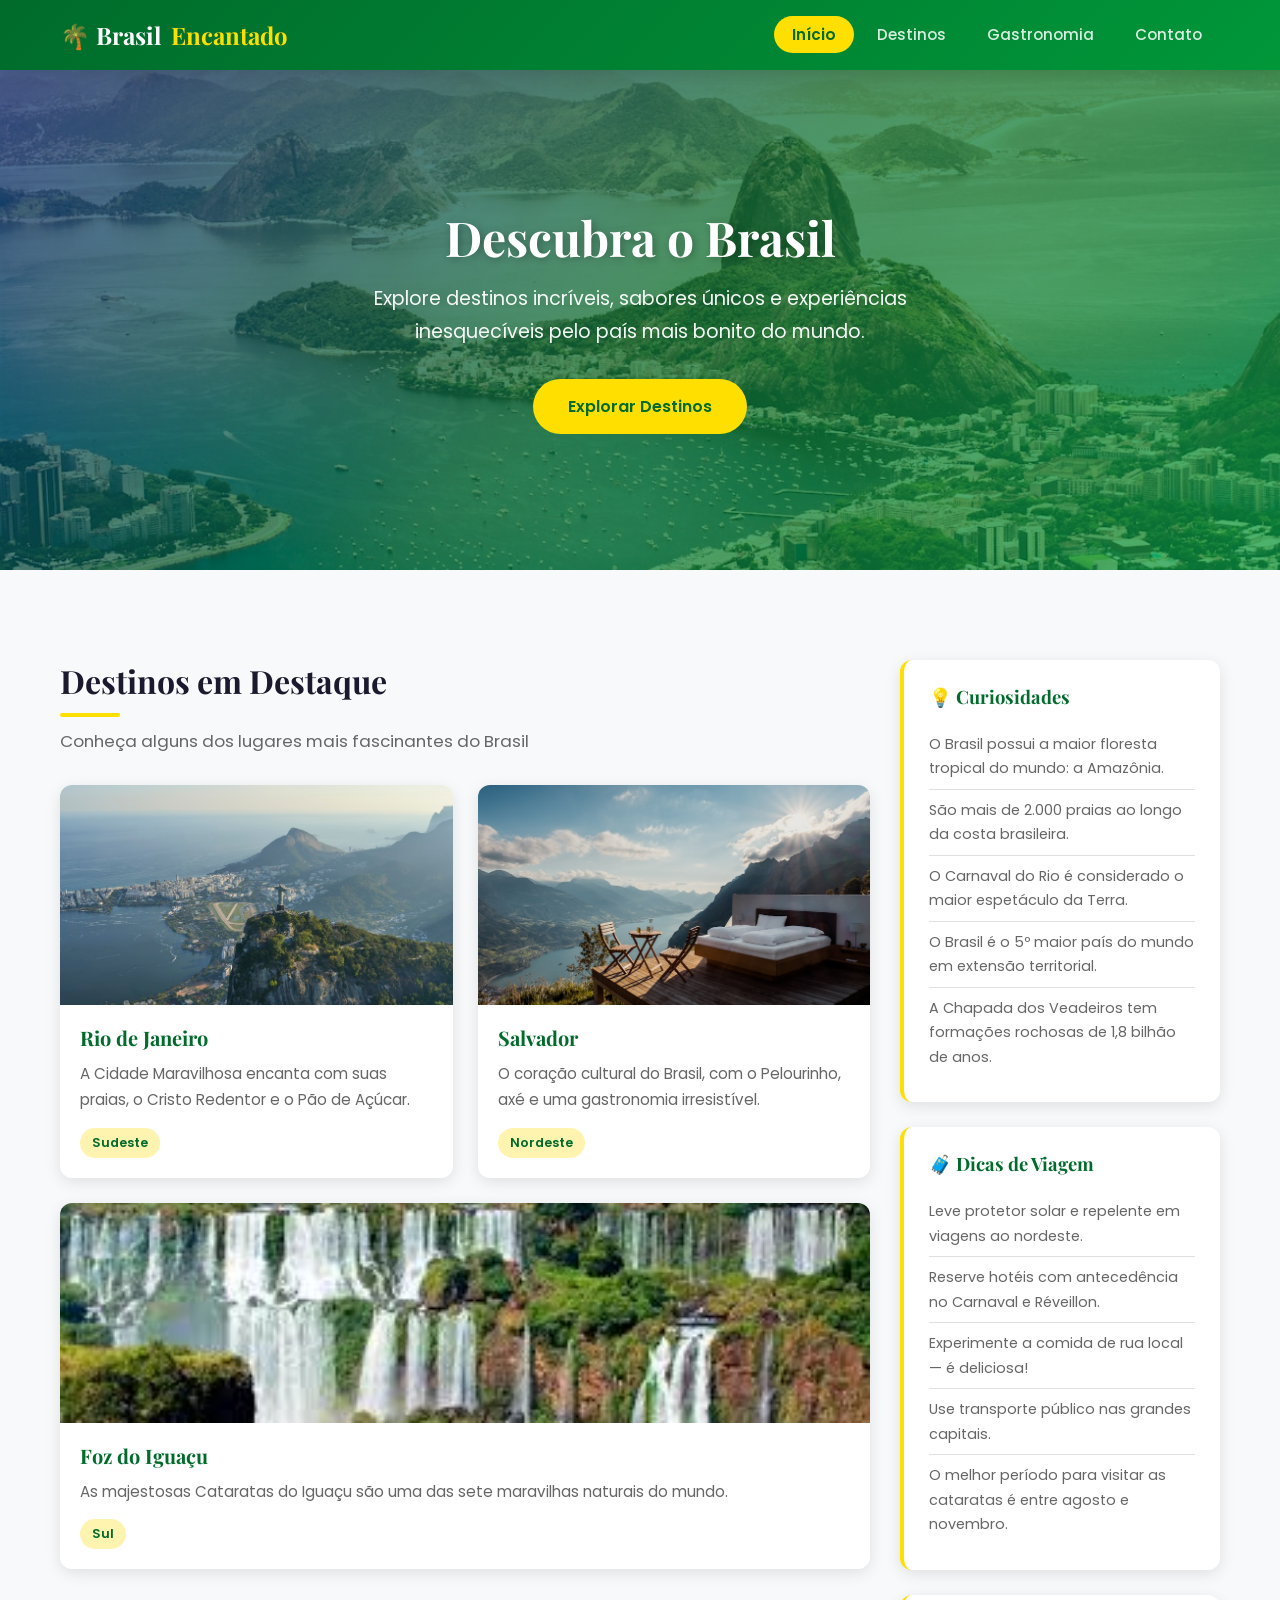
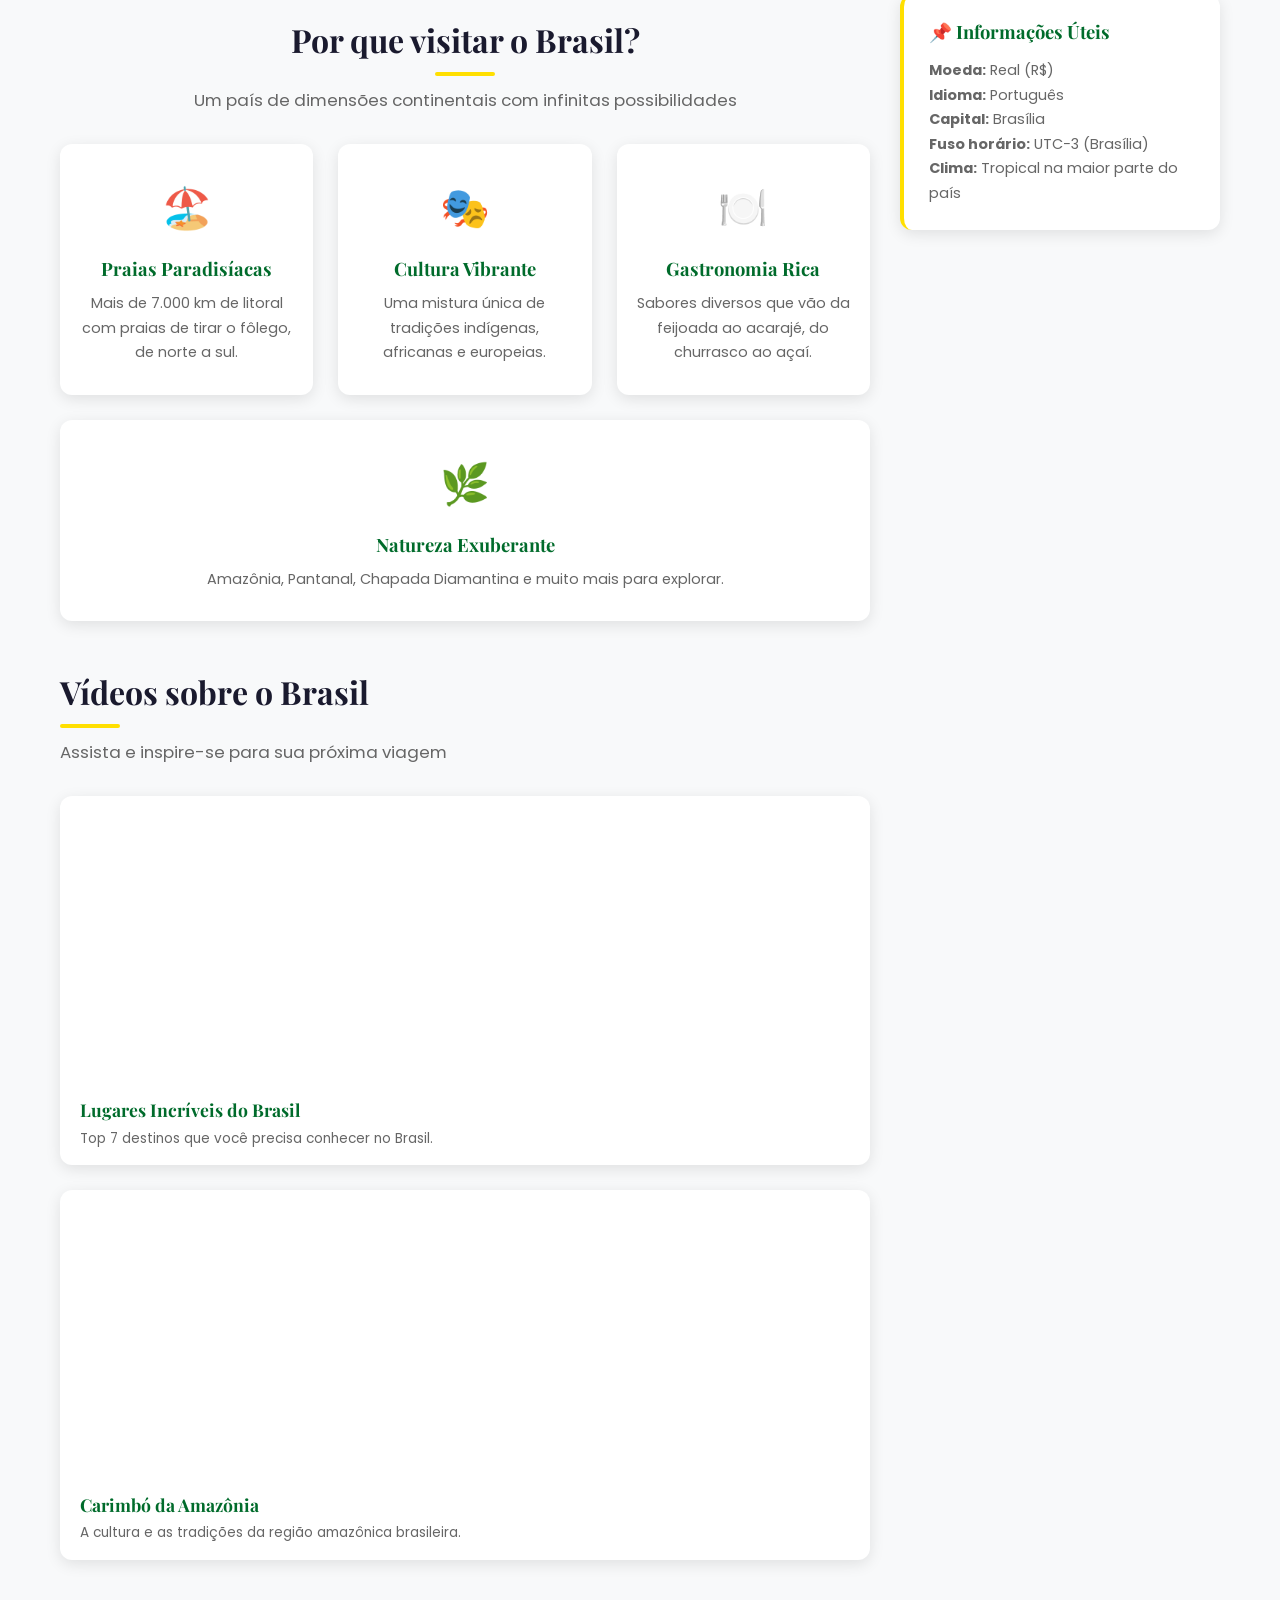
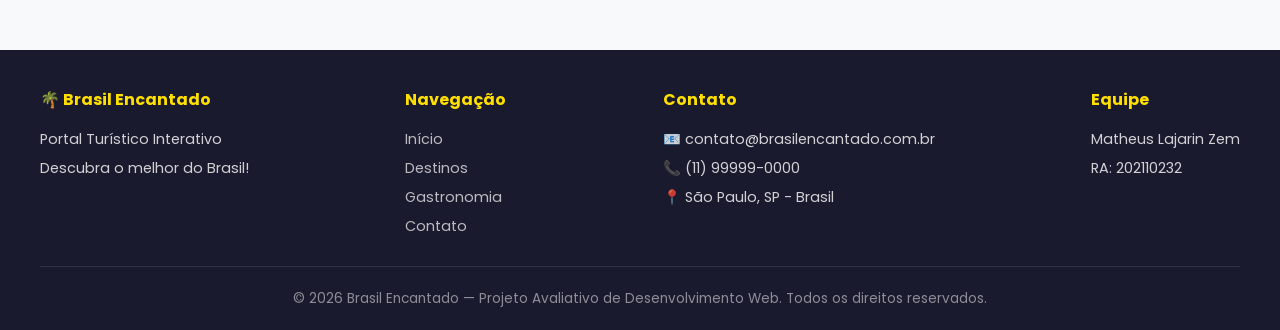
<file: index.html>
<!DOCTYPE html>
<html lang="pt-BR">
<head>
    <meta charset="UTF-8">
    <meta name="viewport" content="width=device-width, initial-scale=1.0">
    <title>Brasil Encantado - Descubra o Brasil</title>
    <link rel="stylesheet" href="css/style.css">
</head>
<body>

    <!-- Header -->
    <header class="site-header">
        <div class="header-container">
            <a href="index.html" class="logo">🌴 Brasil <span>Encantado</span></a>
            <nav class="main-nav">
                <ul>
                    <li><a href="index.html" class="active">Início</a></li>
                    <li><a href="destinos.html">Destinos</a></li>
                    <li><a href="gastronomia.html">Gastronomia</a></li>
                    <li><a href="contato.html">Contato</a></li>
                </ul>
            </nav>
        </div>
    </header>

    <!-- Hero Section -->
    <section class="hero">
        <div class="hero-content">
            <h1>Descubra o Brasil</h1>
            <p>Explore destinos incríveis, sabores únicos e experiências inesquecíveis pelo país mais bonito do mundo.</p>
            <a href="destinos.html" class="btn btn-primary">Explorar Destinos</a>
        </div>
    </section>

    <!-- Main Content -->
    <main class="main-content">
        <div class="content-wrapper">
            <div class="content-area">

                <!-- Destaques -->
                <section class="fade-in">
                    <h2 class="section-title">Destinos em Destaque</h2>
                    <p class="section-subtitle">Conheça alguns dos lugares mais fascinantes do Brasil</p>

                    <div class="cards-grid">
                        <div class="card">
                            <div class="card-img-wrapper">
                                <img src="img/rio-de-janeiro.jpg" alt="Vista aérea do Cristo Redentor e da Baía de Guanabara no Rio de Janeiro" class="card-img">
                            </div>
                            <div class="card-body">
                                <h3>Rio de Janeiro</h3>
                                <p>A Cidade Maravilhosa encanta com suas praias, o Cristo Redentor e o Pão de Açúcar.</p>
                                <span class="card-tag">Sudeste</span>
                            </div>
                        </div>

                        <div class="card">
                            <div class="card-img-wrapper">
                                <img src="img/salvador.jpg" alt="Casas coloridas do Pelourinho em Salvador, Bahia" class="card-img">
                            </div>
                            <div class="card-body">
                                <h3>Salvador</h3>
                                <p>O coração cultural do Brasil, com o Pelourinho, axé e uma gastronomia irresistível.</p>
                                <span class="card-tag">Nordeste</span>
                            </div>
                        </div>

                        <div class="card">
                            <div class="card-img-wrapper">
                                <img src="img/foz-iguacu.jpg" alt="Cataratas do Iguaçu com arco-íris em Foz do Iguaçu" class="card-img">
                            </div>
                            <div class="card-body">
                                <h3>Foz do Iguaçu</h3>
                                <p>As majestosas Cataratas do Iguaçu são uma das sete maravilhas naturais do mundo.</p>
                                <span class="card-tag">Sul</span>
                            </div>
                        </div>
                    </div>
                </section>

                <!-- Por que visitar -->
                <section class="fade-in">
                    <h2 class="section-title center">Por que visitar o Brasil?</h2>
                    <p class="section-subtitle center">Um país de dimensões continentais com infinitas possibilidades</p>

                    <div class="features-grid">
                        <div class="feature-item">
                            <div class="feature-icon">🏖️</div>
                            <h3>Praias Paradisíacas</h3>
                            <p>Mais de 7.000 km de litoral com praias de tirar o fôlego, de norte a sul.</p>
                        </div>
                        <div class="feature-item">
                            <div class="feature-icon">🎭</div>
                            <h3>Cultura Vibrante</h3>
                            <p>Uma mistura única de tradições indígenas, africanas e europeias.</p>
                        </div>
                        <div class="feature-item">
                            <div class="feature-icon">🍽️</div>
                            <h3>Gastronomia Rica</h3>
                            <p>Sabores diversos que vão da feijoada ao acarajé, do churrasco ao açaí.</p>
                        </div>
                        <div class="feature-item">
                            <div class="feature-icon">🌿</div>
                            <h3>Natureza Exuberante</h3>
                            <p>Amazônia, Pantanal, Chapada Diamantina e muito mais para explorar.</p>
                        </div>
                    </div>
                </section>

                <!-- Vídeos -->
                <section class="fade-in">
                    <h2 class="section-title">Vídeos sobre o Brasil</h2>
                    <p class="section-subtitle">Assista e inspire-se para sua próxima viagem</p>

                    <div class="video-grid">
                        <div class="video-container">
                            <iframe src="https://www.youtube.com/embed/2I8J3J6qWjM" title="Top 7 Lugares Incríveis do Brasil que Você Precisa Conhecer" allowfullscreen></iframe>
                            <div class="video-caption">
                                <h3>Lugares Incríveis do Brasil</h3>
                                <p>Top 7 destinos que você precisa conhecer no Brasil.</p>
                            </div>
                        </div>
                        <div class="video-container">
                            <iframe src="https://www.youtube.com/embed/mf8tJ0tU2PM" title="Carimbó da Amazônia - Visit Brasil" allowfullscreen></iframe>
                            <div class="video-caption">
                                <h3>Carimbó da Amazônia</h3>
                                <p>A cultura e as tradições da região amazônica brasileira.</p>
                            </div>
                        </div>
                    </div>
                </section>

            </div>

            <!-- Aside / Sidebar -->
            <aside class="sidebar">
                <div class="aside-box">
                    <h3>💡 Curiosidades</h3>
                    <ul>
                        <li>O Brasil possui a maior floresta tropical do mundo: a Amazônia.</li>
                        <li>São mais de 2.000 praias ao longo da costa brasileira.</li>
                        <li>O Carnaval do Rio é considerado o maior espetáculo da Terra.</li>
                        <li>O Brasil é o 5º maior país do mundo em extensão territorial.</li>
                        <li>A Chapada dos Veadeiros tem formações rochosas de 1,8 bilhão de anos.</li>
                    </ul>
                </div>

                <div class="aside-box">
                    <h3>🧳 Dicas de Viagem</h3>
                    <ul>
                        <li>Leve protetor solar e repelente em viagens ao nordeste.</li>
                        <li>Reserve hotéis com antecedência no Carnaval e Réveillon.</li>
                        <li>Experimente a comida de rua local — é deliciosa!</li>
                        <li>Use transporte público nas grandes capitais.</li>
                        <li>O melhor período para visitar as cataratas é entre agosto e novembro.</li>
                    </ul>
                </div>

                <div class="aside-box">
                    <h3>📌 Informações Úteis</h3>
                    <p><strong>Moeda:</strong> Real (R$)</p>
                    <p><strong>Idioma:</strong> Português</p>
                    <p><strong>Capital:</strong> Brasília</p>
                    <p><strong>Fuso horário:</strong> UTC−3 (Brasília)</p>
                    <p><strong>Clima:</strong> Tropical na maior parte do país</p>
                </div>
            </aside>
        </div>
    </main>

    <!-- Footer -->
    <footer class="site-footer">
        <div class="footer-container">
            <div class="footer-section">
                <h4>🌴 Brasil Encantado</h4>
                <p>Portal Turístico Interativo</p>
                <p>Descubra o melhor do Brasil!</p>
            </div>
            <div class="footer-section">
                <h4>Navegação</h4>
                <ul>
                    <li><a href="index.html">Início</a></li>
                    <li><a href="destinos.html">Destinos</a></li>
                    <li><a href="gastronomia.html">Gastronomia</a></li>
                    <li><a href="contato.html">Contato</a></li>
                </ul>
            </div>
            <div class="footer-section">
                <h4>Contato</h4>
                <p>📧 contato@brasilencantado.com.br</p>
                <p>📞 (11) 99999-0000</p>
                <p>📍 São Paulo, SP - Brasil</p>
            </div>
            <div class="footer-section">
                <h4>Equipe</h4>
                <p>Matheus Lajarin Zem</p>
                <p>RA: 202110232</p>
            </div>
        </div>
        <div class="footer-bottom">
            <p>&copy; 2026 Brasil Encantado — Projeto Avaliativo de Desenvolvimento Web. Todos os direitos reservados.</p>
        </div>
    </footer>

</body>
</html>
</file>
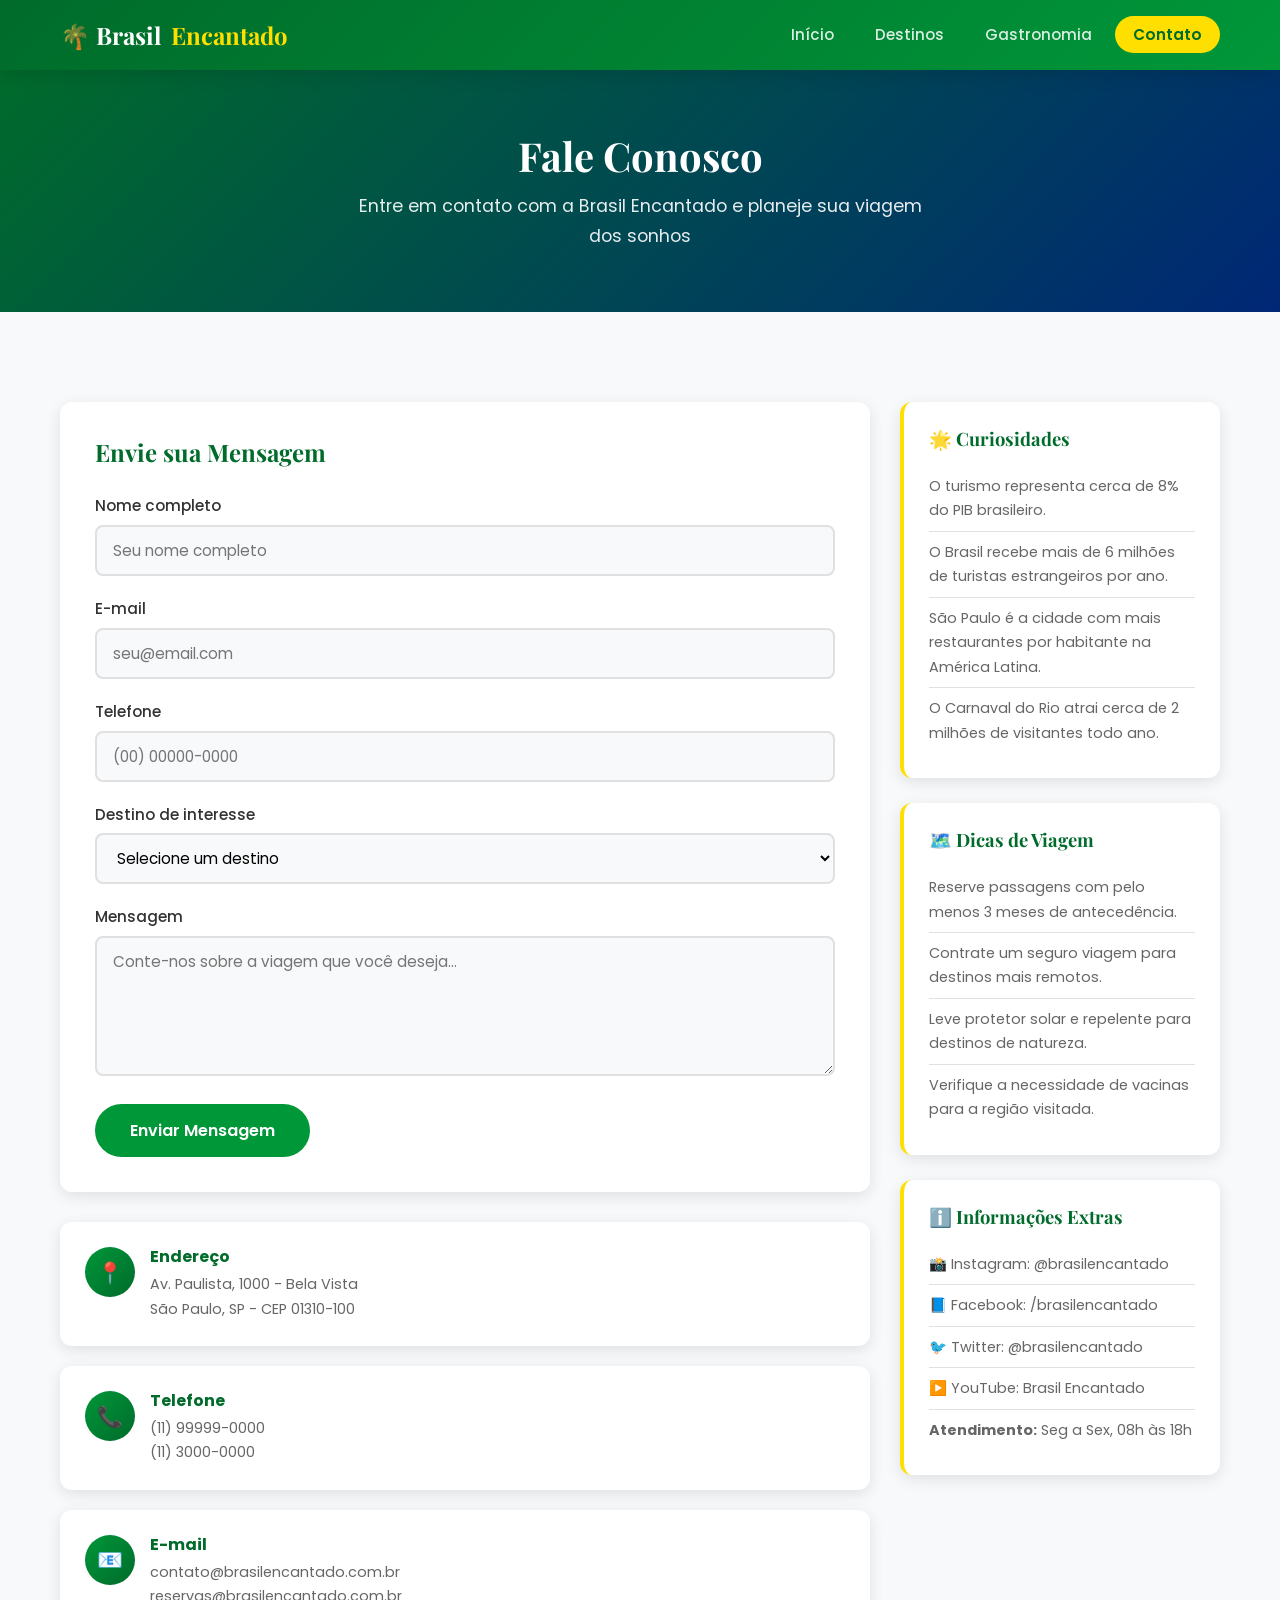
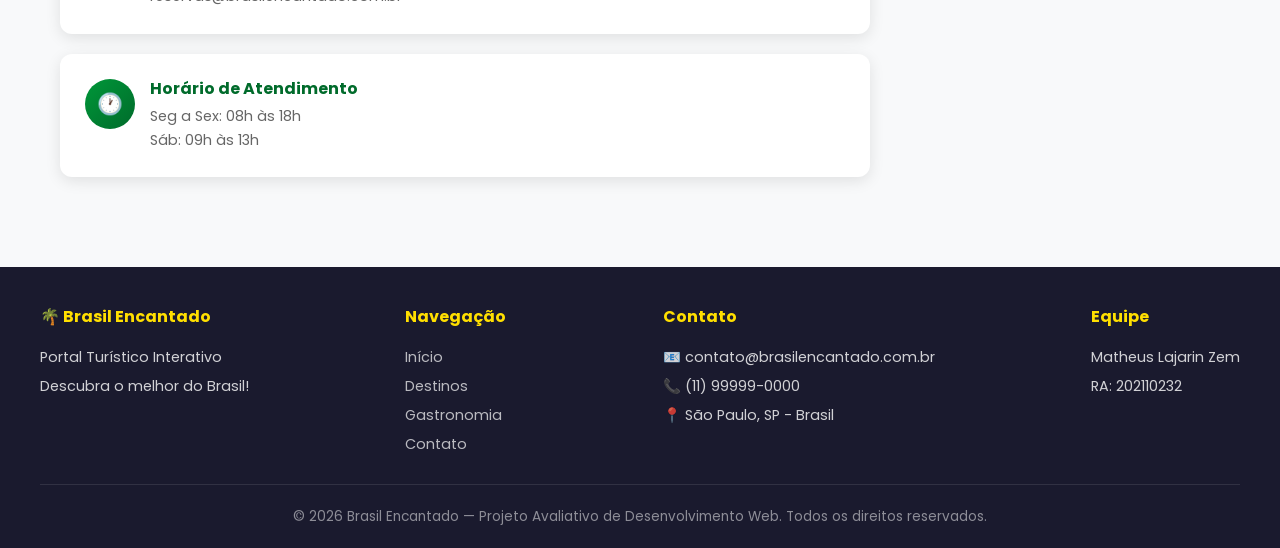
<file: contato.html>
<!DOCTYPE html>
<html lang="pt-BR">
<head>
    <meta charset="UTF-8">
    <meta name="viewport" content="width=device-width, initial-scale=1.0">
    <title>Contato - Brasil Encantado</title>
    <link rel="stylesheet" href="css/style.css">
</head>
<body>

    <!-- Header -->
    <header class="site-header">
        <div class="header-container">
            <a href="index.html" class="logo">🌴 Brasil <span>Encantado</span></a>
            <nav class="main-nav">
                <ul>
                    <li><a href="index.html">Início</a></li>
                    <li><a href="destinos.html">Destinos</a></li>
                    <li><a href="gastronomia.html">Gastronomia</a></li>
                    <li><a href="contato.html" class="active">Contato</a></li>
                </ul>
            </nav>
        </div>
    </header>

    <!-- Page Banner -->
    <section class="page-banner">
        <h1>Fale Conosco</h1>
        <p>Entre em contato com a Brasil Encantado e planeje sua viagem dos sonhos</p>
    </section>

    <!-- Main Content -->
    <main class="main-content">
        <div class="content-wrapper">
            <div class="content-area">

                <!-- Formulário de Contato -->
                <section class="fade-in">
                    <div class="contact-section">
                        <div class="contact-form">
                            <h2>Envie sua Mensagem</h2>
                            <form action="#" method="post">
                                <div class="form-group">
                                    <label for="nome">Nome completo</label>
                                    <input type="text" id="nome" name="nome" placeholder="Seu nome completo" required>
                                </div>
                                <div class="form-group">
                                    <label for="email">E-mail</label>
                                    <input type="email" id="email" name="email" placeholder="seu@email.com" required>
                                </div>
                                <div class="form-group">
                                    <label for="telefone">Telefone</label>
                                    <input type="tel" id="telefone" name="telefone" placeholder="(00) 00000-0000">
                                </div>
                                <div class="form-group">
                                    <label for="destino">Destino de interesse</label>
                                    <select id="destino" name="destino">
                                        <option value="">Selecione um destino</option>
                                        <option value="rio">Rio de Janeiro</option>
                                        <option value="salvador">Salvador</option>
                                        <option value="foz">Foz do Iguaçu</option>
                                        <option value="noronha">Fernando de Noronha</option>
                                        <option value="pantanal">Pantanal</option>
                                        <option value="lencois">Lençóis Maranhenses</option>
                                        <option value="outro">Outro</option>
                                    </select>
                                </div>
                                <div class="form-group">
                                    <label for="mensagem">Mensagem</label>
                                    <textarea id="mensagem" name="mensagem" placeholder="Conte-nos sobre a viagem que você deseja..." required></textarea>
                                </div>
                                <button type="submit" class="btn btn-secondary">Enviar Mensagem</button>
                            </form>
                            <script>
                                document.querySelector('form').addEventListener('submit', function(e) {
                                    e.preventDefault();
                                    showToast('Mensagem enviada com sucesso! Em breve entraremos em contato.');
                                    this.reset();
                                });

                                function showToast(msg) {
                                    var toast = document.createElement('div');
                                    toast.className = 'toast';
                                    toast.innerHTML =
                                        '<span class="toast-icon">✅</span>' +
                                        '<span>' + msg + '</span>' +
                                        '<button class="toast-close" onclick="dismissToast(this.parentElement)">✕</button>';
                                    document.body.appendChild(toast);
                                    setTimeout(function() { dismissToast(toast); }, 5000);
                                }

                                function dismissToast(toast) {
                                    if (!toast) return;
                                    toast.classList.add('hide');
                                    setTimeout(function() { toast.remove(); }, 350);
                                }
                            </script>
                        </div>

                        <div class="contact-info-box">
                            <div class="info-card">
                                <div class="info-icon">📍</div>
                                <div>
                                    <h4>Endereço</h4>
                                    <p>Av. Paulista, 1000 - Bela Vista<br>São Paulo, SP - CEP 01310-100</p>
                                </div>
                            </div>
                            <div class="info-card">
                                <div class="info-icon">📞</div>
                                <div>
                                    <h4>Telefone</h4>
                                    <p>(11) 99999-0000<br>(11) 3000-0000</p>
                                </div>
                            </div>
                            <div class="info-card">
                                <div class="info-icon">📧</div>
                                <div>
                                    <h4>E-mail</h4>
                                    <p>contato@brasilencantado.com.br<br>reservas@brasilencantado.com.br</p>
                                </div>
                            </div>
                            <div class="info-card">
                                <div class="info-icon">🕐</div>
                                <div>
                                    <h4>Horário de Atendimento</h4>
                                    <p>Seg a Sex: 08h às 18h<br>Sáb: 09h às 13h</p>
                                </div>
                            </div>
                        </div>
                    </div>
                </section>

            </div>

            <!-- Aside / Sidebar -->
            <aside class="sidebar">
                <div class="aside-box">
                    <h3>🌟 Curiosidades</h3>
                    <ul>
                        <li>O turismo representa cerca de 8% do PIB brasileiro.</li>
                        <li>O Brasil recebe mais de 6 milhões de turistas estrangeiros por ano.</li>
                        <li>São Paulo é a cidade com mais restaurantes por habitante na América Latina.</li>
                        <li>O Carnaval do Rio atrai cerca de 2 milhões de visitantes todo ano.</li>
                    </ul>
                </div>

                <div class="aside-box">
                    <h3>🗺️ Dicas de Viagem</h3>
                    <ul>
                        <li>Reserve passagens com pelo menos 3 meses de antecedência.</li>
                        <li>Contrate um seguro viagem para destinos mais remotos.</li>
                        <li>Leve protetor solar e repelente para destinos de natureza.</li>
                        <li>Verifique a necessidade de vacinas para a região visitada.</li>
                    </ul>
                </div>

                <div class="aside-box">
                    <h3>ℹ️ Informações Extras</h3>
                    <ul>
                        <li>📸 Instagram: @brasilencantado</li>
                        <li>📘 Facebook: /brasilencantado</li>
                        <li>🐦 Twitter: @brasilencantado</li>
                        <li>▶️ YouTube: Brasil Encantado</li>
                        <li><strong>Atendimento:</strong> Seg a Sex, 08h às 18h</li>
                    </ul>
                </div>
            </aside>
        </div>
    </main>

    <!-- Footer -->
    <footer class="site-footer">
        <div class="footer-container">
            <div class="footer-section">
                <h4>🌴 Brasil Encantado</h4>
                <p>Portal Turístico Interativo</p>
                <p>Descubra o melhor do Brasil!</p>
            </div>
            <div class="footer-section">
                <h4>Navegação</h4>
                <ul>
                    <li><a href="index.html">Início</a></li>
                    <li><a href="destinos.html">Destinos</a></li>
                    <li><a href="gastronomia.html">Gastronomia</a></li>
                    <li><a href="contato.html">Contato</a></li>
                </ul>
            </div>
            <div class="footer-section">
                <h4>Contato</h4>
                <p>📧 contato@brasilencantado.com.br</p>
                <p>📞 (11) 99999-0000</p>
                <p>📍 São Paulo, SP - Brasil</p>
            </div>
            <div class="footer-section">
                <h4>Equipe</h4>
                <p>Matheus Lajarin Zem</p>
                <p>RA: 202110232</p>
            </div>
        </div>
        <div class="footer-bottom">
            <p>&copy; 2026 Brasil Encantado — Projeto Avaliativo de Desenvolvimento Web. Todos os direitos reservados.</p>
        </div>
    </footer>

</body>
</html>
</file>
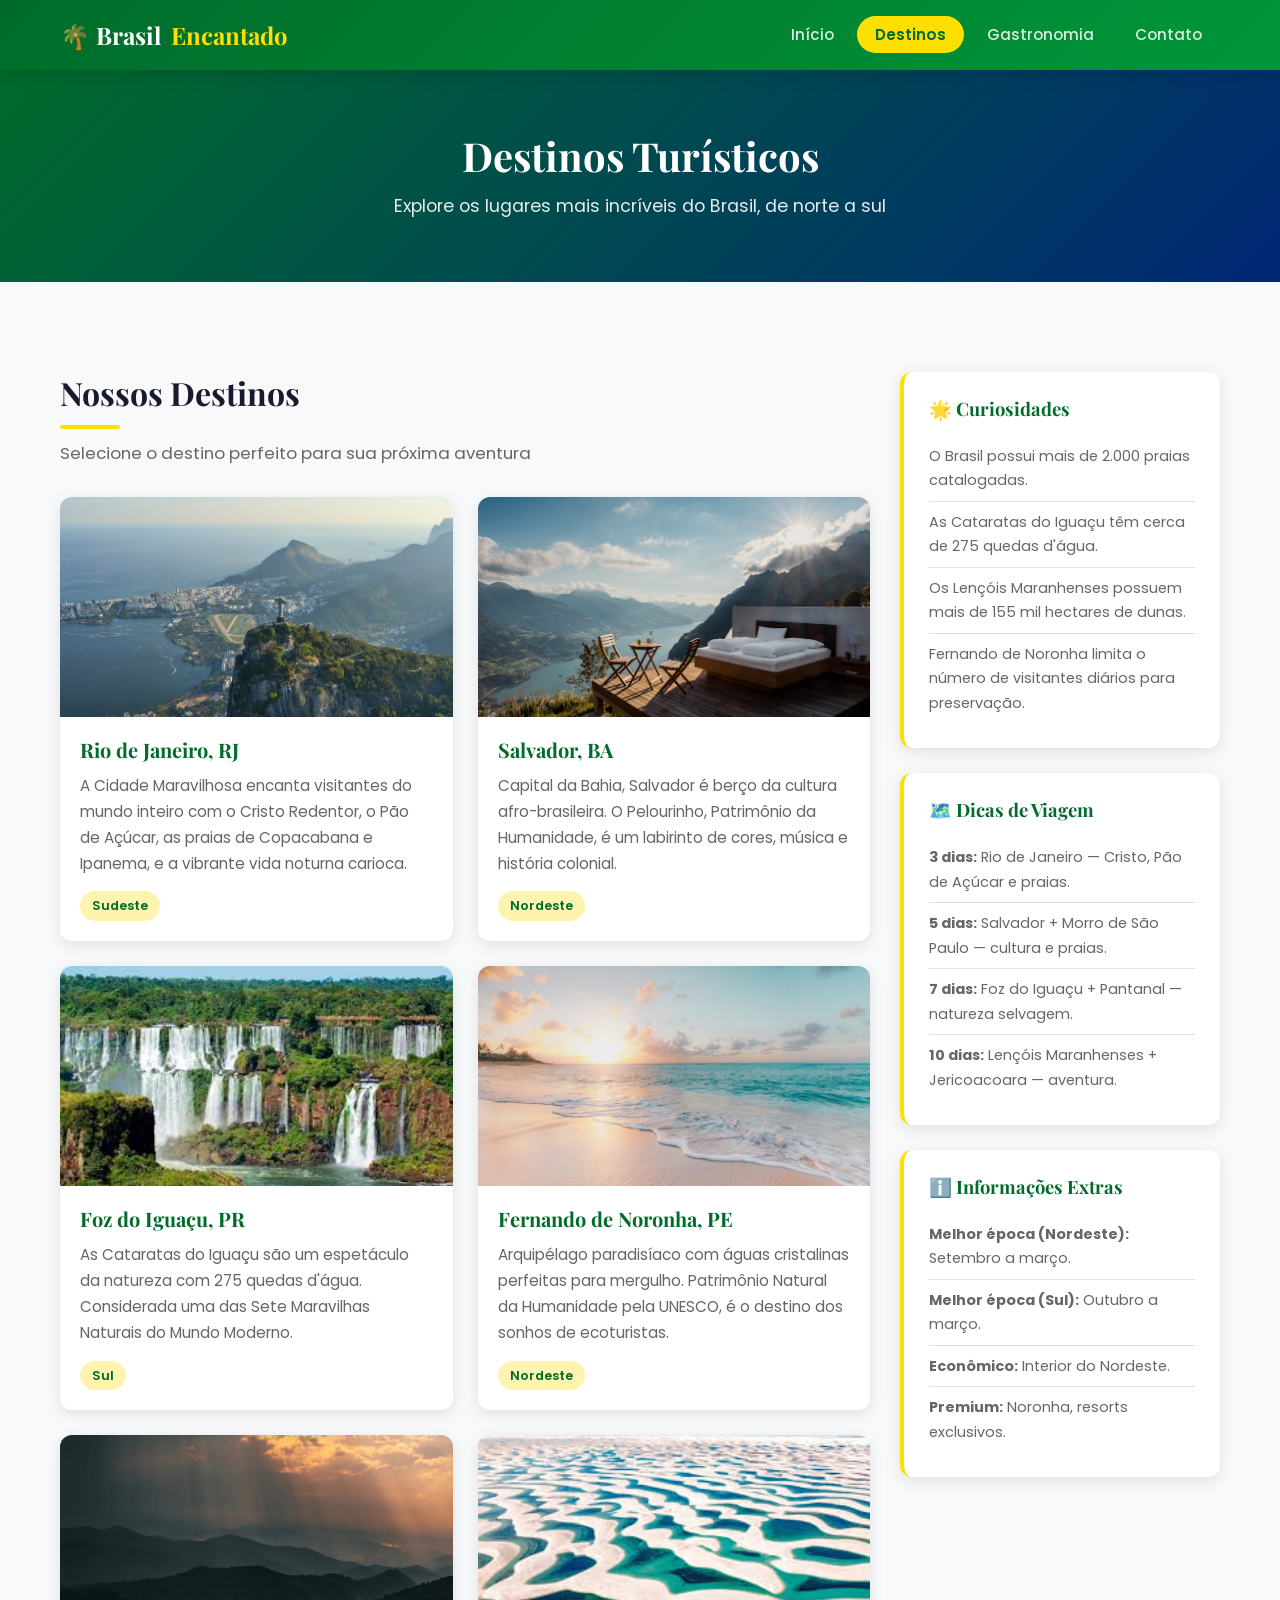
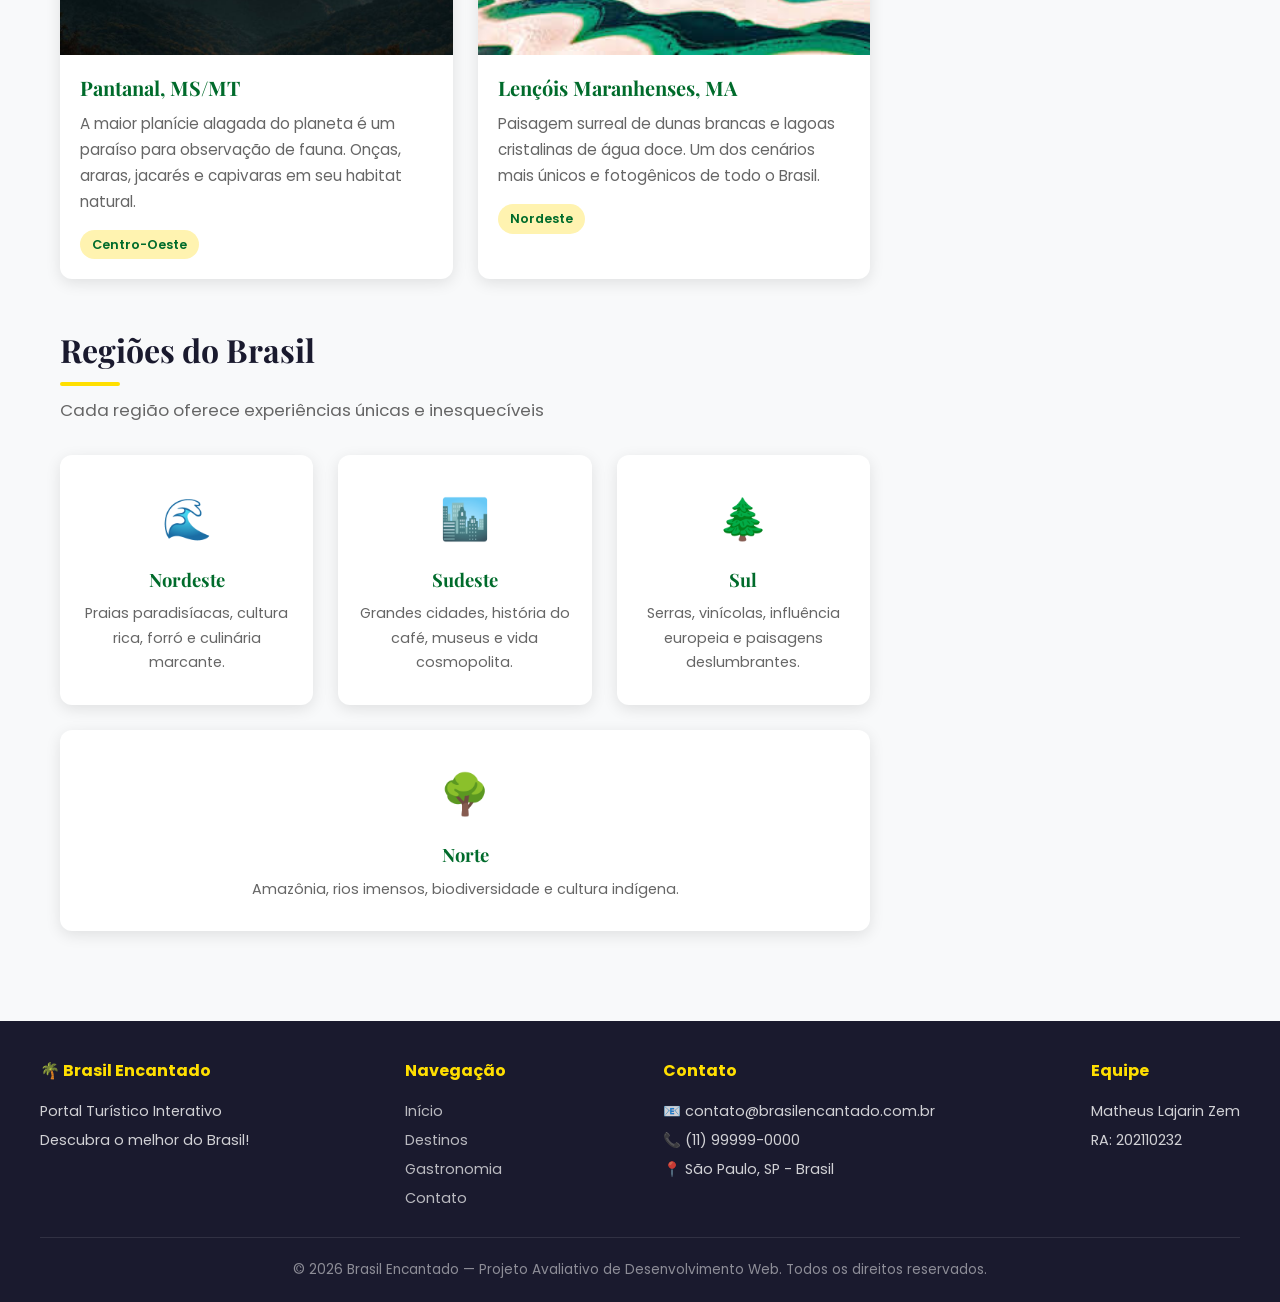
<file: destinos.html>
<!DOCTYPE html>
<html lang="pt-BR">
<head>
    <meta charset="UTF-8">
    <meta name="viewport" content="width=device-width, initial-scale=1.0">
    <title>Destinos - Brasil Encantado</title>
    <link rel="stylesheet" href="css/style.css">
</head>
<body>

    <!-- Header -->
    <header class="site-header">
        <div class="header-container">
            <a href="index.html" class="logo">🌴 Brasil <span>Encantado</span></a>
            <nav class="main-nav">
                <ul>
                    <li><a href="index.html">Início</a></li>
                    <li><a href="destinos.html" class="active">Destinos</a></li>
                    <li><a href="gastronomia.html">Gastronomia</a></li>
                    <li><a href="contato.html">Contato</a></li>
                </ul>
            </nav>
        </div>
    </header>

    <!-- Page Banner -->
    <section class="page-banner">
        <h1>Destinos Turísticos</h1>
        <p>Explore os lugares mais incríveis do Brasil, de norte a sul</p>
    </section>

    <!-- Main Content -->
    <main class="main-content">
        <div class="content-wrapper">
            <div class="content-area">

                <!-- Destinos em Cards -->
                <section class="fade-in">
                    <h2 class="section-title">Nossos Destinos</h2>
                    <p class="section-subtitle">Selecione o destino perfeito para sua próxima aventura</p>

                    <div class="cards-grid">
                        <div class="card">
                            <div class="card-img-wrapper">
                                <img src="img/rio-de-janeiro.jpg" alt="Vista panorâmica do Rio de Janeiro com o Cristo Redentor ao fundo" class="card-img">
                            </div>
                            <div class="card-body">
                                <h3>Rio de Janeiro, RJ</h3>
                                <p>A Cidade Maravilhosa encanta visitantes do mundo inteiro com o Cristo Redentor, o Pão de Açúcar, as praias de Copacabana e Ipanema, e a vibrante vida noturna carioca.</p>
                                <span class="card-tag">Sudeste</span>
                            </div>
                        </div>

                        <div class="card">
                            <div class="card-img-wrapper">
                                <img src="img/salvador.jpg" alt="Centro histórico do Pelourinho em Salvador com casarões coloridos" class="card-img">
                            </div>
                            <div class="card-body">
                                <h3>Salvador, BA</h3>
                                <p>Capital da Bahia, Salvador é berço da cultura afro-brasileira. O Pelourinho, Patrimônio da Humanidade, é um labirinto de cores, música e história colonial.</p>
                                <span class="card-tag">Nordeste</span>
                            </div>
                        </div>

                        <div class="card">
                            <div class="card-img-wrapper">
                                <img src="img/foz-iguacu.jpg" alt="Cataratas do Iguaçu vistas de cima com vegetação ao redor" class="card-img">
                            </div>
                            <div class="card-body">
                                <h3>Foz do Iguaçu, PR</h3>
                                <p>As Cataratas do Iguaçu são um espetáculo da natureza com 275 quedas d'água. Considerada uma das Sete Maravilhas Naturais do Mundo Moderno.</p>
                                <span class="card-tag">Sul</span>
                            </div>
                        </div>

                        <div class="card">
                            <div class="card-img-wrapper">
                                <img src="img/fernando-noronha.jpg" alt="Praia de Fernando de Noronha com águas cristalinas e morros ao fundo" class="card-img">
                            </div>
                            <div class="card-body">
                                <h3>Fernando de Noronha, PE</h3>
                                <p>Arquipélago paradisíaco com águas cristalinas perfeitas para mergulho. Patrimônio Natural da Humanidade pela UNESCO, é o destino dos sonhos de ecoturistas.</p>
                                <span class="card-tag">Nordeste</span>
                            </div>
                        </div>

                        <div class="card">
                            <div class="card-img-wrapper">
                                <img src="img/pantanal.jpg" alt="Paisagem do Pantanal com rio, vegetação e fauna silvestre" class="card-img">
                            </div>
                            <div class="card-body">
                                <h3>Pantanal, MS/MT</h3>
                                <p>A maior planície alagada do planeta é um paraíso para observação de fauna. Onças, araras, jacarés e capivaras em seu habitat natural.</p>
                                <span class="card-tag">Centro-Oeste</span>
                            </div>
                        </div>

                        <div class="card">
                            <div class="card-img-wrapper">
                                <img src="img/lencois-maranhenses.jpg" alt="Dunas brancas e lagoas azuis dos Lençóis Maranhenses" class="card-img">
                            </div>
                            <div class="card-body">
                                <h3>Lençóis Maranhenses, MA</h3>
                                <p>Paisagem surreal de dunas brancas e lagoas cristalinas de água doce. Um dos cenários mais únicos e fotogênicos de todo o Brasil.</p>
                                <span class="card-tag">Nordeste</span>
                            </div>
                        </div>
                    </div>
                </section>

                <!-- Mapa de Regiões -->
                <section class="fade-in">
                    <h2 class="section-title">Regiões do Brasil</h2>
                    <p class="section-subtitle">Cada região oferece experiências únicas e inesquecíveis</p>

                    <div class="features-grid">
                        <div class="feature-item">
                            <div class="feature-icon">🌊</div>
                            <h3>Nordeste</h3>
                            <p>Praias paradisíacas, cultura rica, forró e culinária marcante.</p>
                        </div>
                        <div class="feature-item">
                            <div class="feature-icon">🏙️</div>
                            <h3>Sudeste</h3>
                            <p>Grandes cidades, história do café, museus e vida cosmopolita.</p>
                        </div>
                        <div class="feature-item">
                            <div class="feature-icon">🌲</div>
                            <h3>Sul</h3>
                            <p>Serras, vinícolas, influência europeia e paisagens deslumbrantes.</p>
                        </div>
                        <div class="feature-item">
                            <div class="feature-icon">🌳</div>
                            <h3>Norte</h3>
                            <p>Amazônia, rios imensos, biodiversidade e cultura indígena.</p>
                        </div>
                    </div>
                </section>

            </div>

            <!-- Aside / Sidebar -->
            <aside class="sidebar">
                <div class="aside-box">
                    <h3>🌟 Curiosidades</h3>
                    <ul>
                        <li>O Brasil possui mais de 2.000 praias catalogadas.</li>
                        <li>As Cataratas do Iguaçu têm cerca de 275 quedas d'água.</li>
                        <li>Os Lençóis Maranhenses possuem mais de 155 mil hectares de dunas.</li>
                        <li>Fernando de Noronha limita o número de visitantes diários para preservação.</li>
                    </ul>
                </div>

                <div class="aside-box">
                    <h3>🗺️ Dicas de Viagem</h3>
                    <ul>
                        <li><strong>3 dias:</strong> Rio de Janeiro — Cristo, Pão de Açúcar e praias.</li>
                        <li><strong>5 dias:</strong> Salvador + Morro de São Paulo — cultura e praias.</li>
                        <li><strong>7 dias:</strong> Foz do Iguaçu + Pantanal — natureza selvagem.</li>
                        <li><strong>10 dias:</strong> Lençóis Maranhenses + Jericoacoara — aventura.</li>
                    </ul>
                </div>

                <div class="aside-box">
                    <h3>ℹ️ Informações Extras</h3>
                    <ul>
                        <li><strong>Melhor época (Nordeste):</strong> Setembro a março.</li>
                        <li><strong>Melhor época (Sul):</strong> Outubro a março.</li>
                        <li><strong>Econômico:</strong> Interior do Nordeste.</li>
                        <li><strong>Premium:</strong> Noronha, resorts exclusivos.</li>
                    </ul>
                </div>
            </aside>
        </div>
    </main>

    <!-- Footer -->
    <footer class="site-footer">
        <div class="footer-container">
            <div class="footer-section">
                <h4>🌴 Brasil Encantado</h4>
                <p>Portal Turístico Interativo</p>
                <p>Descubra o melhor do Brasil!</p>
            </div>
            <div class="footer-section">
                <h4>Navegação</h4>
                <ul>
                    <li><a href="index.html">Início</a></li>
                    <li><a href="destinos.html">Destinos</a></li>
                    <li><a href="gastronomia.html">Gastronomia</a></li>
                    <li><a href="contato.html">Contato</a></li>
                </ul>
            </div>
            <div class="footer-section">
                <h4>Contato</h4>
                <p>📧 contato@brasilencantado.com.br</p>
                <p>📞 (11) 99999-0000</p>
                <p>📍 São Paulo, SP - Brasil</p>
            </div>
            <div class="footer-section">
                <h4>Equipe</h4>
                <p>Matheus Lajarin Zem</p>
                <p>RA: 202110232</p>
            </div>
        </div>
        <div class="footer-bottom">
            <p>&copy; 2026 Brasil Encantado — Projeto Avaliativo de Desenvolvimento Web. Todos os direitos reservados.</p>
        </div>
    </footer>

</body>
</html>
</file>
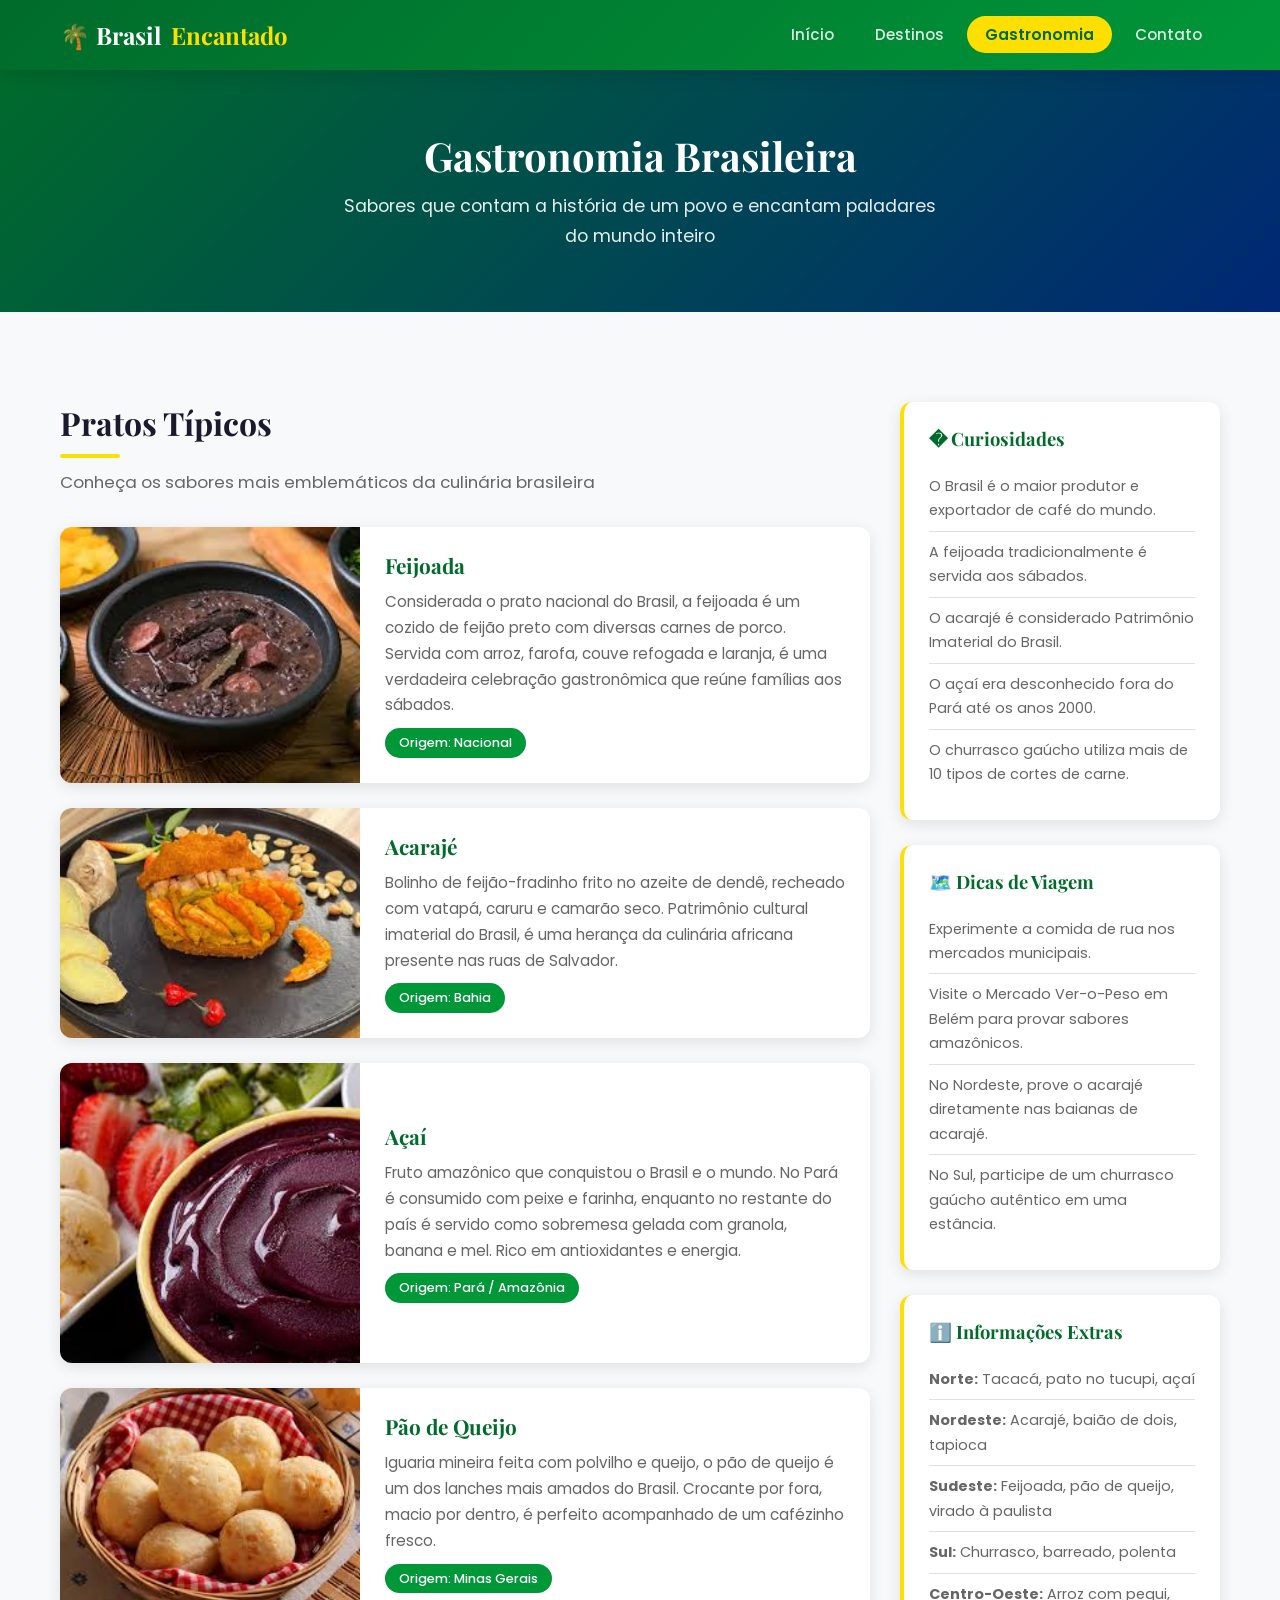
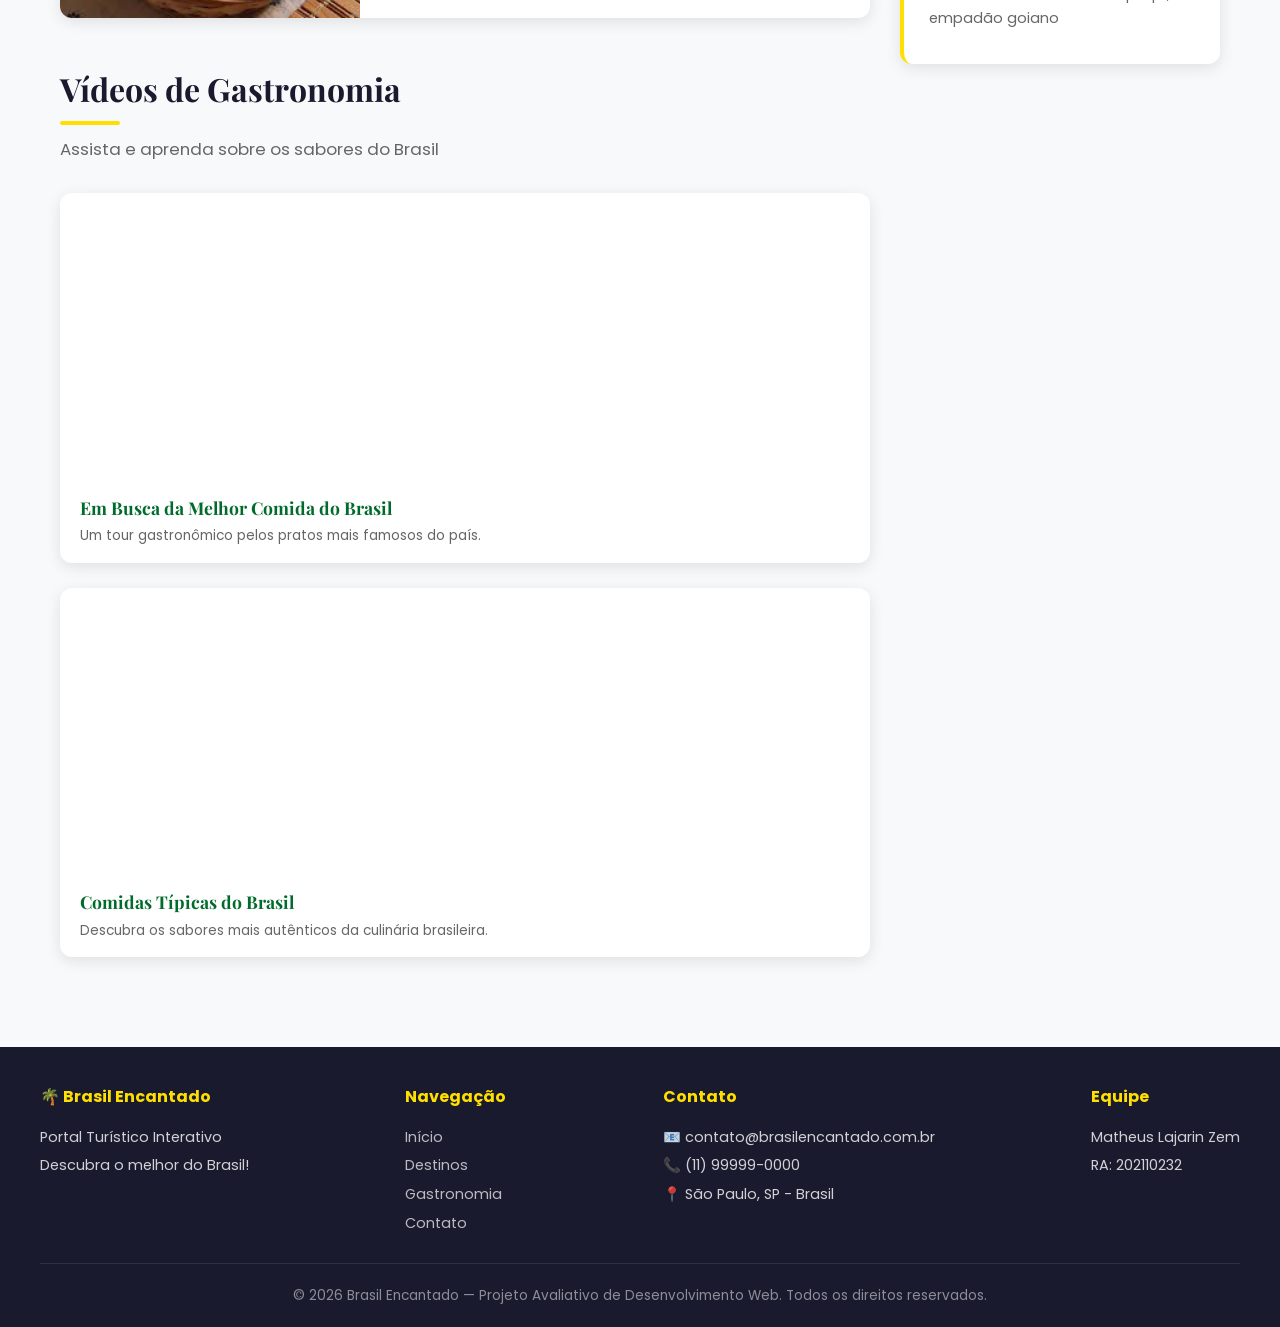
<file: gastronomia.html>
<!DOCTYPE html>
<html lang="pt-BR">
<head>
    <meta charset="UTF-8">
    <meta name="viewport" content="width=device-width, initial-scale=1.0">
    <title>Gastronomia - Brasil Encantado</title>
    <link rel="stylesheet" href="css/style.css">
</head>
<body>

    <!-- Header -->
    <header class="site-header">
        <div class="header-container">
            <a href="index.html" class="logo">🌴 Brasil <span>Encantado</span></a>
            <nav class="main-nav">
                <ul>
                    <li><a href="index.html">Início</a></li>
                    <li><a href="destinos.html">Destinos</a></li>
                    <li><a href="gastronomia.html" class="active">Gastronomia</a></li>
                    <li><a href="contato.html">Contato</a></li>
                </ul>
            </nav>
        </div>
    </header>

    <!-- Page Banner -->
    <section class="page-banner">
        <h1>Gastronomia Brasileira</h1>
        <p>Sabores que contam a história de um povo e encantam paladares do mundo inteiro</p>
    </section>

    <!-- Main Content -->
    <main class="main-content">
        <div class="content-wrapper">
            <div class="content-area">

                <!-- Pratos Típicos -->
                <section class="fade-in">
                    <h2 class="section-title">Pratos Típicos</h2>
                    <p class="section-subtitle">Conheça os sabores mais emblemáticos da culinária brasileira</p>

                    <div class="dish-card">
                        <img src="img/feijoada.jpg" alt="Feijoada servida em panela de barro com farofa, couve e laranja">
                        <div class="dish-info">
                            <h3>Feijoada</h3>
                            <p>Considerada o prato nacional do Brasil, a feijoada é um cozido de feijão preto com diversas carnes de porco. Servida com arroz, farofa, couve refogada e laranja, é uma verdadeira celebração gastronômica que reúne famílias aos sábados.</p>
                            <span class="dish-origin">Origem: Nacional</span>
                        </div>
                    </div>

                    <div class="dish-card">
                        <img src="img/acaraje.jpg" alt="Acarajé baiano cortado ao meio com vatapá e camarão seco">
                        <div class="dish-info">
                            <h3>Acarajé</h3>
                            <p>Bolinho de feijão-fradinho frito no azeite de dendê, recheado com vatapá, caruru e camarão seco. Patrimônio cultural imaterial do Brasil, é uma herança da culinária africana presente nas ruas de Salvador.</p>
                            <span class="dish-origin">Origem: Bahia</span>
                        </div>
                    </div>

                    <div class="dish-card">
                        <img src="img/acai.jpg" alt="Tigela de açaí com granola, banana e frutas vermelhas">
                        <div class="dish-info">
                            <h3>Açaí</h3>
                            <p>Fruto amazônico que conquistou o Brasil e o mundo. No Pará é consumido com peixe e farinha, enquanto no restante do país é servido como sobremesa gelada com granola, banana e mel. Rico em antioxidantes e energia.</p>
                            <span class="dish-origin">Origem: Pará / Amazônia</span>
                        </div>
                    </div>

                    <div class="dish-card">
                        <img src="img/pao-queijo.jpg" alt="Pães de queijo dourados e quentinhos em uma cesta">
                        <div class="dish-info">
                            <h3>Pão de Queijo</h3>
                            <p>Iguaria mineira feita com polvilho e queijo, o pão de queijo é um dos lanches mais amados do Brasil. Crocante por fora, macio por dentro, é perfeito acompanhado de um cafézinho fresco.</p>
                            <span class="dish-origin">Origem: Minas Gerais</span>
                        </div>
                    </div>
                </section>

                <!-- Vídeos de Gastronomia -->
                <section class="fade-in">
                    <h2 class="section-title">Vídeos de Gastronomia</h2>
                    <p class="section-subtitle">Assista e aprenda sobre os sabores do Brasil</p>

                    <div class="video-grid">
                        <div class="video-container">
                            <iframe src="https://www.youtube.com/embed/gyxHbIyK1yg" title="Em Busca da Melhor Comida do Brasil" allowfullscreen></iframe>
                            <div class="video-caption">
                                <h3>Em Busca da Melhor Comida do Brasil</h3>
                                <p>Um tour gastronômico pelos pratos mais famosos do país.</p>
                            </div>
                        </div>
                        <div class="video-container">
                            <iframe src="https://www.youtube.com/embed/YzZKoGr4yDE" title="Qual a melhor comida típica do Brasil" allowfullscreen></iframe>
                            <div class="video-caption">
                                <h3>Comidas Típicas do Brasil</h3>
                                <p>Descubra os sabores mais autênticos da culinária brasileira.</p>
                            </div>
                        </div>
                    </div>
                </section>

            </div>

            <!-- Aside / Sidebar -->
            <aside class="sidebar">
                <div class="aside-box">
                    <h3>� Curiosidades</h3>
                    <ul>
                        <li>O Brasil é o maior produtor e exportador de café do mundo.</li>
                        <li>A feijoada tradicionalmente é servida aos sábados.</li>
                        <li>O acarajé é considerado Patrimônio Imaterial do Brasil.</li>
                        <li>O açaí era desconhecido fora do Pará até os anos 2000.</li>
                        <li>O churrasco gaúcho utiliza mais de 10 tipos de cortes de carne.</li>
                    </ul>
                </div>

                <div class="aside-box">
                    <h3>🗺️ Dicas de Viagem</h3>
                    <ul>
                        <li>Experimente a comida de rua nos mercados municipais.</li>
                        <li>Visite o Mercado Ver-o-Peso em Belém para provar sabores amazônicos.</li>
                        <li>No Nordeste, prove o acarajé diretamente nas baianas de acarajé.</li>
                        <li>No Sul, participe de um churrasco gaúcho autêntico em uma estância.</li>
                    </ul>
                </div>

                <div class="aside-box">
                    <h3>ℹ️ Informações Extras</h3>
                    <ul>
                        <li><strong>Norte:</strong> Tacacá, pato no tucupi, açaí</li>
                        <li><strong>Nordeste:</strong> Acarajé, baião de dois, tapioca</li>
                        <li><strong>Sudeste:</strong> Feijoada, pão de queijo, virado à paulista</li>
                        <li><strong>Sul:</strong> Churrasco, barreado, polenta</li>
                        <li><strong>Centro-Oeste:</strong> Arroz com pequi, empadão goiano</li>
                    </ul>
                </div>
            </aside>
        </div>
    </main>

    <!-- Footer -->
    <footer class="site-footer">
        <div class="footer-container">
            <div class="footer-section">
                <h4>🌴 Brasil Encantado</h4>
                <p>Portal Turístico Interativo</p>
                <p>Descubra o melhor do Brasil!</p>
            </div>
            <div class="footer-section">
                <h4>Navegação</h4>
                <ul>
                    <li><a href="index.html">Início</a></li>
                    <li><a href="destinos.html">Destinos</a></li>
                    <li><a href="gastronomia.html">Gastronomia</a></li>
                    <li><a href="contato.html">Contato</a></li>
                </ul>
            </div>
            <div class="footer-section">
                <h4>Contato</h4>
                <p>📧 contato@brasilencantado.com.br</p>
                <p>📞 (11) 99999-0000</p>
                <p>📍 São Paulo, SP - Brasil</p>
            </div>
            <div class="footer-section">
                <h4>Equipe</h4>
                <p>Matheus Lajarin Zem</p>
                <p>RA: 202110232</p>
            </div>
        </div>
        <div class="footer-bottom">
            <p>&copy; 2026 Brasil Encantado — Projeto Avaliativo de Desenvolvimento Web. Todos os direitos reservados.</p>
        </div>
    </footer>

</body>
</html>
</file>
<file: css/style.css>
/* ===== Google Fonts ===== */
@import url('https://fonts.googleapis.com/css2?family=Poppins:wght@300;400;500;600;700&family=Playfair+Display:wght@400;600;700&display=swap');

/* ===== Reset & Base ===== */
*,
*::before,
*::after {
    margin: 0;
    padding: 0;
    box-sizing: border-box;
}

:root {
    --green: #009739;
    --green-dark: #006B2B;
    --yellow: #FFDF00;
    --yellow-soft: #FFF3B0;
    --blue: #002776;
    --blue-light: #1A3F8F;
    --dark: #1a1a2e;
    --gray-dark: #333;
    --gray: #666;
    --gray-light: #e0e0e0;
    --white: #ffffff;
    --bg-light: #f8f9fa;
    --shadow: 0 4px 15px rgba(0, 0, 0, 0.1);
    --shadow-hover: 0 8px 30px rgba(0, 0, 0, 0.18);
    --radius: 12px;
    --transition: all 0.3s ease;
}

html {
    scroll-behavior: smooth;
}

body {
    font-family: 'Poppins', Arial, Helvetica, sans-serif;
    color: var(--gray-dark);
    background-color: var(--bg-light);
    line-height: 1.7;
    min-height: 100vh;
    display: flex;
    flex-direction: column;
}

img {
    max-width: 100%;
    height: auto;
    display: block;
}

a {
    text-decoration: none;
    color: inherit;
    transition: var(--transition);
}

ul {
    list-style: none;
}

h1, h2, h3, h4 {
    font-family: 'Playfair Display', Georgia, serif;
    color: var(--dark);
    line-height: 1.3;
}

/* ===== Header ===== */
.site-header {
    background: linear-gradient(135deg, var(--green-dark), var(--green));
    color: var(--white);
    padding: 0;
    position: sticky;
    top: 0;
    z-index: 1000;
    box-shadow: 0 2px 20px rgba(0, 0, 0, 0.15);
}

.header-container {
    max-width: 1200px;
    margin: 0 auto;
    padding: 0 20px;
    display: flex;
    align-items: center;
    justify-content: space-between;
    height: 70px;
}

.logo {
    font-family: 'Playfair Display', Georgia, serif;
    font-size: 1.5rem;
    font-weight: 700;
    color: var(--white);
    display: flex;
    align-items: center;
    gap: 10px;
}

.logo span {
    color: var(--yellow);
}

/* ===== Navigation ===== */
.main-nav ul {
    display: flex;
    gap: 5px;
}

.main-nav a {
    color: rgba(255, 255, 255, 0.85);
    padding: 8px 18px;
    border-radius: 25px;
    font-size: 0.95rem;
    font-weight: 500;
    transition: var(--transition);
    position: relative;
}

.main-nav a:hover {
    color: var(--white);
    background: rgba(255, 255, 255, 0.15);
}

.main-nav a.active {
    color: var(--green-dark);
    background: var(--yellow);
    font-weight: 600;
}

/* ===== Hero Section ===== */
.hero {
    position: relative;
    height: 500px;
    background: linear-gradient(135deg, var(--blue) 0%, var(--green-dark) 50%, var(--green) 100%);
    display: flex;
    align-items: center;
    justify-content: center;
    text-align: center;
    color: var(--white);
    overflow: hidden;
}

.hero::before {
    content: '';
    position: absolute;
    top: 0;
    left: 0;
    right: 0;
    bottom: 0;
    background: url('../img/hero-brasil.jpg') center/cover no-repeat;
    opacity: 0.3;
}

.hero-content {
    position: relative;
    z-index: 2;
    max-width: 700px;
    padding: 20px;
    animation: fadeInUp 1s ease;
}

.hero h1 {
    font-size: 3rem;
    color: var(--white);
    margin-bottom: 15px;
    text-shadow: 2px 2px 8px rgba(0, 0, 0, 0.3);
}

.hero p {
    font-size: 1.2rem;
    margin-bottom: 30px;
    opacity: 0.95;
}

.btn {
    display: inline-block;
    padding: 14px 35px;
    border-radius: 30px;
    font-weight: 600;
    font-size: 1rem;
    transition: var(--transition);
    cursor: pointer;
    border: none;
    font-family: 'Poppins', Arial, Helvetica, sans-serif;
}

.btn-primary {
    background: var(--yellow);
    color: var(--green-dark);
}

.btn-primary:hover {
    background: var(--white);
    color: var(--green);
    transform: translateY(-2px);
    box-shadow: 0 5px 20px rgba(0, 0, 0, 0.2);
}

.btn-secondary {
    background: var(--green);
    color: var(--white);
}

.btn-secondary:hover {
    background: var(--green-dark);
    transform: translateY(-2px);
    box-shadow: 0 5px 20px rgba(0, 0, 0, 0.2);
}

/* ===== Main Content ===== */
.main-content {
    flex: 1;
    max-width: 1200px;
    width: 100%;
    margin: 0 auto;
    padding: 40px 20px;
}

.content-wrapper {
    display: flex;
    gap: 30px;
    align-items: flex-start;
}

.content-area {
    flex: 1;
    min-width: 0;
}

/* ===== Sections ===== */
.section-title {
    font-size: 2rem;
    margin-bottom: 10px;
    position: relative;
    padding-bottom: 15px;
}

.section-title::after {
    content: '';
    position: absolute;
    bottom: 0;
    left: 0;
    width: 60px;
    height: 4px;
    background: var(--yellow);
    border-radius: 2px;
}

.center {
    text-align: center;
}

.section-title.center {
    text-align: center;
}

.section-title.center::after {
    left: 50%;
    transform: translateX(-50%);
}

.section-subtitle {
    color: var(--gray);
    font-size: 1.05rem;
    margin-bottom: 30px;
}

section {
    margin-bottom: 50px;
}

/* ===== Cards Grid ===== */
.cards-grid {
    display: flex;
    flex-wrap: wrap;
    gap: 25px;
}

.card {
    background: var(--white);
    border-radius: var(--radius);
    overflow: hidden;
    box-shadow: var(--shadow);
    transition: var(--transition);
    flex: 1 1 300px;
    max-width: 100%;
}

.card:hover {
    transform: translateY(-8px);
    box-shadow: var(--shadow-hover);
}

.card-img {
    width: 100%;
    height: 220px;
    object-fit: cover;
    transition: var(--transition);
}

.card:hover .card-img {
    transform: scale(1.05);
}

.card-img-wrapper {
    overflow: hidden;
    height: 220px;
}

.card-body {
    padding: 20px;
}

.card-body h3 {
    font-size: 1.25rem;
    margin-bottom: 10px;
    color: var(--green-dark);
}

.card-body p {
    color: var(--gray);
    font-size: 0.95rem;
    margin-bottom: 15px;
}

.card-tag {
    display: inline-block;
    background: var(--yellow-soft);
    color: var(--green-dark);
    padding: 4px 12px;
    border-radius: 20px;
    font-size: 0.8rem;
    font-weight: 600;
}

/* ===== Aside ===== */
.sidebar {
    width: 320px;
    flex-shrink: 0;
}

.aside-box {
    background: var(--white);
    border-radius: var(--radius);
    padding: 25px;
    box-shadow: var(--shadow);
    margin-bottom: 25px;
    border-left: 4px solid var(--yellow);
}

.aside-box h3 {
    font-size: 1.15rem;
    margin-bottom: 15px;
    color: var(--green-dark);
    display: flex;
    align-items: center;
    gap: 8px;
}

.aside-box ul {
    list-style: none;
}

.aside-box ul li {
    padding: 8px 0;
    border-bottom: 1px solid var(--gray-light);
    font-size: 0.9rem;
    color: var(--gray);
}

.aside-box ul li:last-child {
    border-bottom: none;
}

.aside-box p {
    font-size: 0.9rem;
    color: var(--gray);
}

/* ===== Video Section ===== */
.video-grid {
    display: flex;
    flex-wrap: wrap;
    gap: 25px;
}

.video-container {
    flex: 1 1 400px;
    background: var(--white);
    border-radius: var(--radius);
    overflow: hidden;
    box-shadow: var(--shadow);
    transition: var(--transition);
}

.video-container:hover {
    transform: translateY(-5px);
    box-shadow: var(--shadow-hover);
}

.video-container iframe {
    width: 100%;
    height: 280px;
    border: none;
}

.video-container .video-caption {
    padding: 15px 20px;
}

.video-container .video-caption h3 {
    font-size: 1.1rem;
    color: var(--green-dark);
    margin-bottom: 5px;
}

.video-container .video-caption p {
    font-size: 0.85rem;
    color: var(--gray);
}

/* ===== Page Banner ===== */
.page-banner {
    background: linear-gradient(135deg, var(--green-dark), var(--blue));
    color: var(--white);
    padding: 60px 20px;
    text-align: center;
}

.page-banner h1 {
    font-size: 2.5rem;
    color: var(--white);
    margin-bottom: 10px;
}

.page-banner p {
    font-size: 1.1rem;
    opacity: 0.9;
    max-width: 600px;
    margin: 0 auto;
}

/* ===== Gastronomy ===== */
.dish-card {
    display: flex;
    background: var(--white);
    border-radius: var(--radius);
    overflow: hidden;
    box-shadow: var(--shadow);
    margin-bottom: 25px;
    transition: var(--transition);
}

.dish-card:hover {
    transform: translateY(-5px);
    box-shadow: var(--shadow-hover);
}

.dish-card img {
    width: 300px;
    min-height: 220px;
    object-fit: cover;
    flex-shrink: 0;
}

.dish-card .dish-info {
    padding: 25px;
    display: flex;
    flex-direction: column;
    justify-content: center;
}

.dish-card .dish-info h3 {
    font-size: 1.3rem;
    color: var(--green-dark);
    margin-bottom: 10px;
}

.dish-card .dish-info p {
    color: var(--gray);
    font-size: 0.95rem;
    margin-bottom: 10px;
}

.dish-origin {
    display: inline-block;
    background: var(--green);
    color: var(--white);
    padding: 4px 14px;
    border-radius: 20px;
    font-size: 0.8rem;
    font-weight: 500;
    width: fit-content;
}

/* ===== Contact Form ===== */
.contact-section {
    display: flex;
    gap: 30px;
    flex-wrap: wrap;
}

.contact-form {
    flex: 1 1 500px;
    background: var(--white);
    padding: 35px;
    border-radius: var(--radius);
    box-shadow: var(--shadow);
}

.contact-form h2 {
    font-size: 1.5rem;
    margin-bottom: 25px;
    color: var(--green-dark);
}

.form-group {
    margin-bottom: 20px;
}

.form-group label {
    display: block;
    margin-bottom: 6px;
    font-weight: 500;
    font-size: 0.95rem;
    color: var(--gray-dark);
}

.form-group input,
.form-group textarea,
.form-group select {
    width: 100%;
    padding: 12px 16px;
    border: 2px solid var(--gray-light);
    border-radius: 8px;
    font-family: 'Poppins', Arial, Helvetica, sans-serif;
    font-size: 0.95rem;
    transition: var(--transition);
    background: var(--bg-light);
}

.form-group input:focus,
.form-group textarea:focus,
.form-group select:focus {
    outline: none;
    border-color: var(--green);
    background: var(--white);
    box-shadow: 0 0 0 3px rgba(0, 151, 57, 0.1);
}

.form-group textarea {
    height: 140px;
    resize: vertical;
}

.contact-info-box {
    flex: 1 1 300px;
    display: flex;
    flex-direction: column;
    gap: 20px;
}

.info-card {
    background: var(--white);
    padding: 25px;
    border-radius: var(--radius);
    box-shadow: var(--shadow);
    display: flex;
    align-items: flex-start;
    gap: 15px;
    transition: var(--transition);
}

.info-card:hover {
    transform: translateY(-3px);
    box-shadow: var(--shadow-hover);
}

.info-icon {
    width: 50px;
    height: 50px;
    background: linear-gradient(135deg, var(--green), var(--green-dark));
    border-radius: 50%;
    display: flex;
    align-items: center;
    justify-content: center;
    color: var(--white);
    font-size: 1.3rem;
    flex-shrink: 0;
}

.info-card h4 {
    font-family: 'Poppins', Arial, Helvetica, sans-serif;
    font-size: 1rem;
    margin-bottom: 4px;
    color: var(--green-dark);
}

.info-card p {
    font-size: 0.9rem;
    color: var(--gray);
}

/* ===== Footer ===== */
.site-footer {
    background: var(--dark);
    color: rgba(255, 255, 255, 0.8);
    padding: 40px 20px 20px;
    margin-top: auto;
}

.footer-container {
    max-width: 1200px;
    margin: 0 auto;
    display: flex;
    flex-wrap: wrap;
    gap: 30px;
    justify-content: space-between;
    padding-bottom: 25px;
    border-bottom: 1px solid rgba(255, 255, 255, 0.1);
}

.footer-section h4 {
    font-family: 'Poppins', Arial, Helvetica, sans-serif;
    color: var(--yellow);
    font-size: 1rem;
    margin-bottom: 15px;
}

.footer-section p,
.footer-section li {
    font-size: 0.9rem;
    line-height: 2;
}

.footer-section a {
    color: rgba(255, 255, 255, 0.7);
}

.footer-section a:hover {
    color: var(--yellow);
}

.footer-bottom {
    max-width: 1200px;
    margin: 0 auto;
    text-align: center;
    padding-top: 20px;
    font-size: 0.85rem;
    color: rgba(255, 255, 255, 0.5);
}

/* ===== Features Grid ===== */
.features-grid {
    display: flex;
    flex-wrap: wrap;
    gap: 25px;
    margin-top: 20px;
}

.feature-item {
    flex: 1 1 250px;
    text-align: center;
    padding: 30px 20px;
    background: var(--white);
    border-radius: var(--radius);
    box-shadow: var(--shadow);
    transition: var(--transition);
}

.feature-item:hover {
    transform: translateY(-5px);
    box-shadow: var(--shadow-hover);
}

.feature-icon {
    font-size: 2.5rem;
    margin-bottom: 15px;
}

.feature-item h3 {
    font-size: 1.15rem;
    margin-bottom: 10px;
    color: var(--green-dark);
}

.feature-item p {
    font-size: 0.9rem;
    color: var(--gray);
}

/* ===== Animations ===== */
@keyframes fadeInUp {
    from {
        opacity: 0;
        transform: translateY(30px);
    }
    to {
        opacity: 1;
        transform: translateY(0);
    }
}

@keyframes fadeIn {
    from { opacity: 0; }
    to { opacity: 1; }
}

/* ===== Toast Notification ===== */
.toast {
    position: fixed;
    top: 24px;
    right: 24px;
    background: var(--green);
    color: #fff;
    padding: 16px 22px;
    border-radius: 10px;
    box-shadow: 0 6px 24px rgba(0, 0, 0, 0.18);
    display: flex;
    align-items: center;
    gap: 12px;
    font-size: 0.97rem;
    font-weight: 500;
    z-index: 9999;
    animation: toastIn 0.35s ease;
    max-width: 340px;
}

.toast-icon {
    font-size: 1.4rem;
    flex-shrink: 0;
}

.toast-close {
    margin-left: auto;
    background: none;
    border: none;
    color: #fff;
    font-size: 1.1rem;
    cursor: pointer;
    opacity: 0.8;
    padding: 0 0 0 8px;
    line-height: 1;
}

.toast-close:hover {
    opacity: 1;
}

.toast.hide {
    animation: toastOut 0.35s ease forwards;
}

@keyframes toastIn {
    from { opacity: 0; transform: translateX(60px); }
    to   { opacity: 1; transform: translateX(0); }
}

@keyframes toastOut {
    from { opacity: 1; transform: translateX(0); }
    to   { opacity: 0; transform: translateX(60px); }
}

.fade-in {
    animation: fadeIn 0.8s ease;
}

/* ===== Responsive ===== */
@media (max-width: 992px) {
    .content-wrapper {
        flex-direction: column;
    }

    .sidebar {
        width: 100%;
    }

    .hero h1 {
        font-size: 2.2rem;
    }

    .dish-card {
        flex-direction: column;
    }

    .dish-card img {
        width: 100%;
        height: 220px;
    }
}

@media (max-width: 768px) {
    .header-container {
        flex-direction: column;
        height: auto;
        padding: 15px 20px;
        gap: 10px;
    }

    .main-nav ul {
        flex-wrap: wrap;
        justify-content: center;
        gap: 5px;
    }

    .main-nav a {
        padding: 6px 14px;
        font-size: 0.85rem;
    }

    .hero {
        height: 380px;
    }

    .hero h1 {
        font-size: 1.8rem;
    }

    .hero p {
        font-size: 1rem;
    }

    .page-banner h1 {
        font-size: 1.8rem;
    }

    .cards-grid {
        flex-direction: column;
    }

    .card {
        flex: 1 1 100%;
    }

    .video-grid {
        flex-direction: column;
    }

    .video-container {
        flex: 1 1 100%;
    }

    .contact-section {
        flex-direction: column;
    }

    .section-title {
        font-size: 1.6rem;
    }

    .features-grid {
        flex-direction: column;
    }
}

@media (max-width: 480px) {
    .logo {
        font-size: 1.2rem;
    }

    .hero h1 {
        font-size: 1.5rem;
    }

    .btn {
        padding: 12px 25px;
        font-size: 0.9rem;
    }
}
</file>
